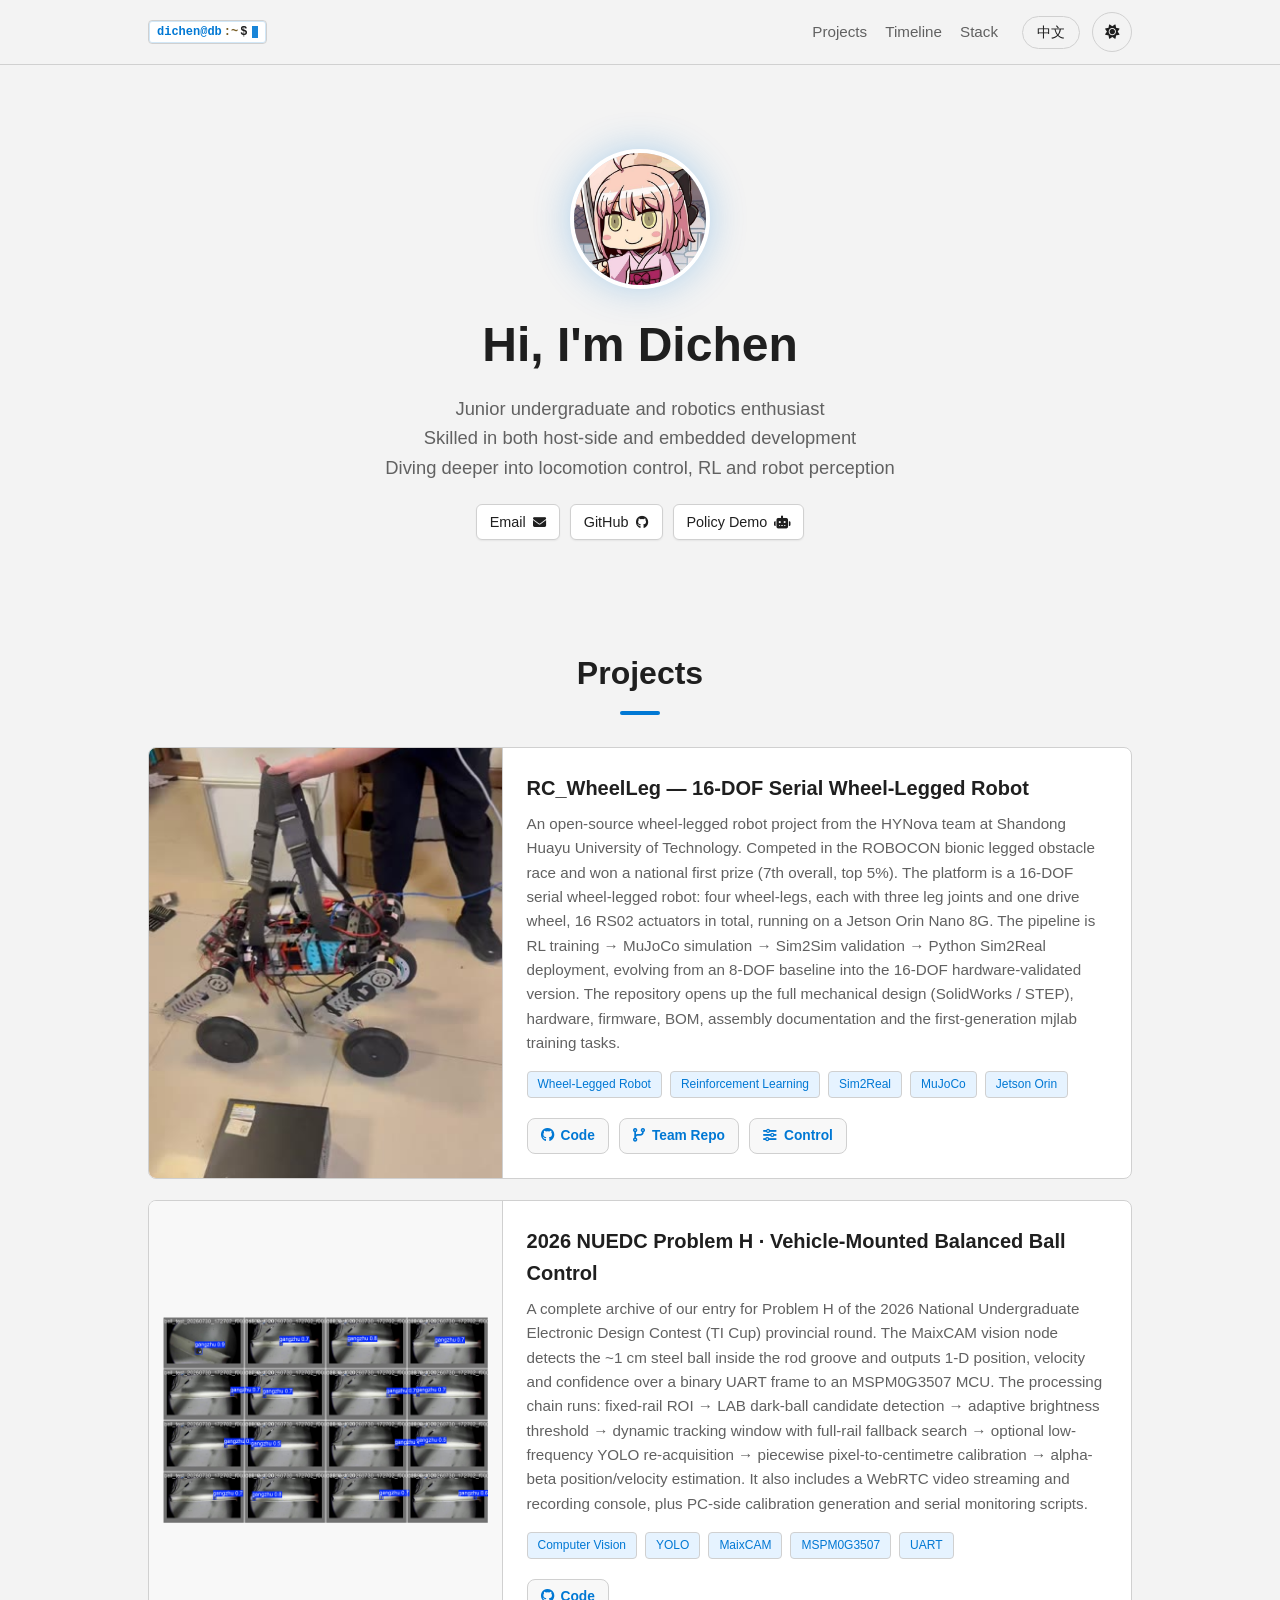
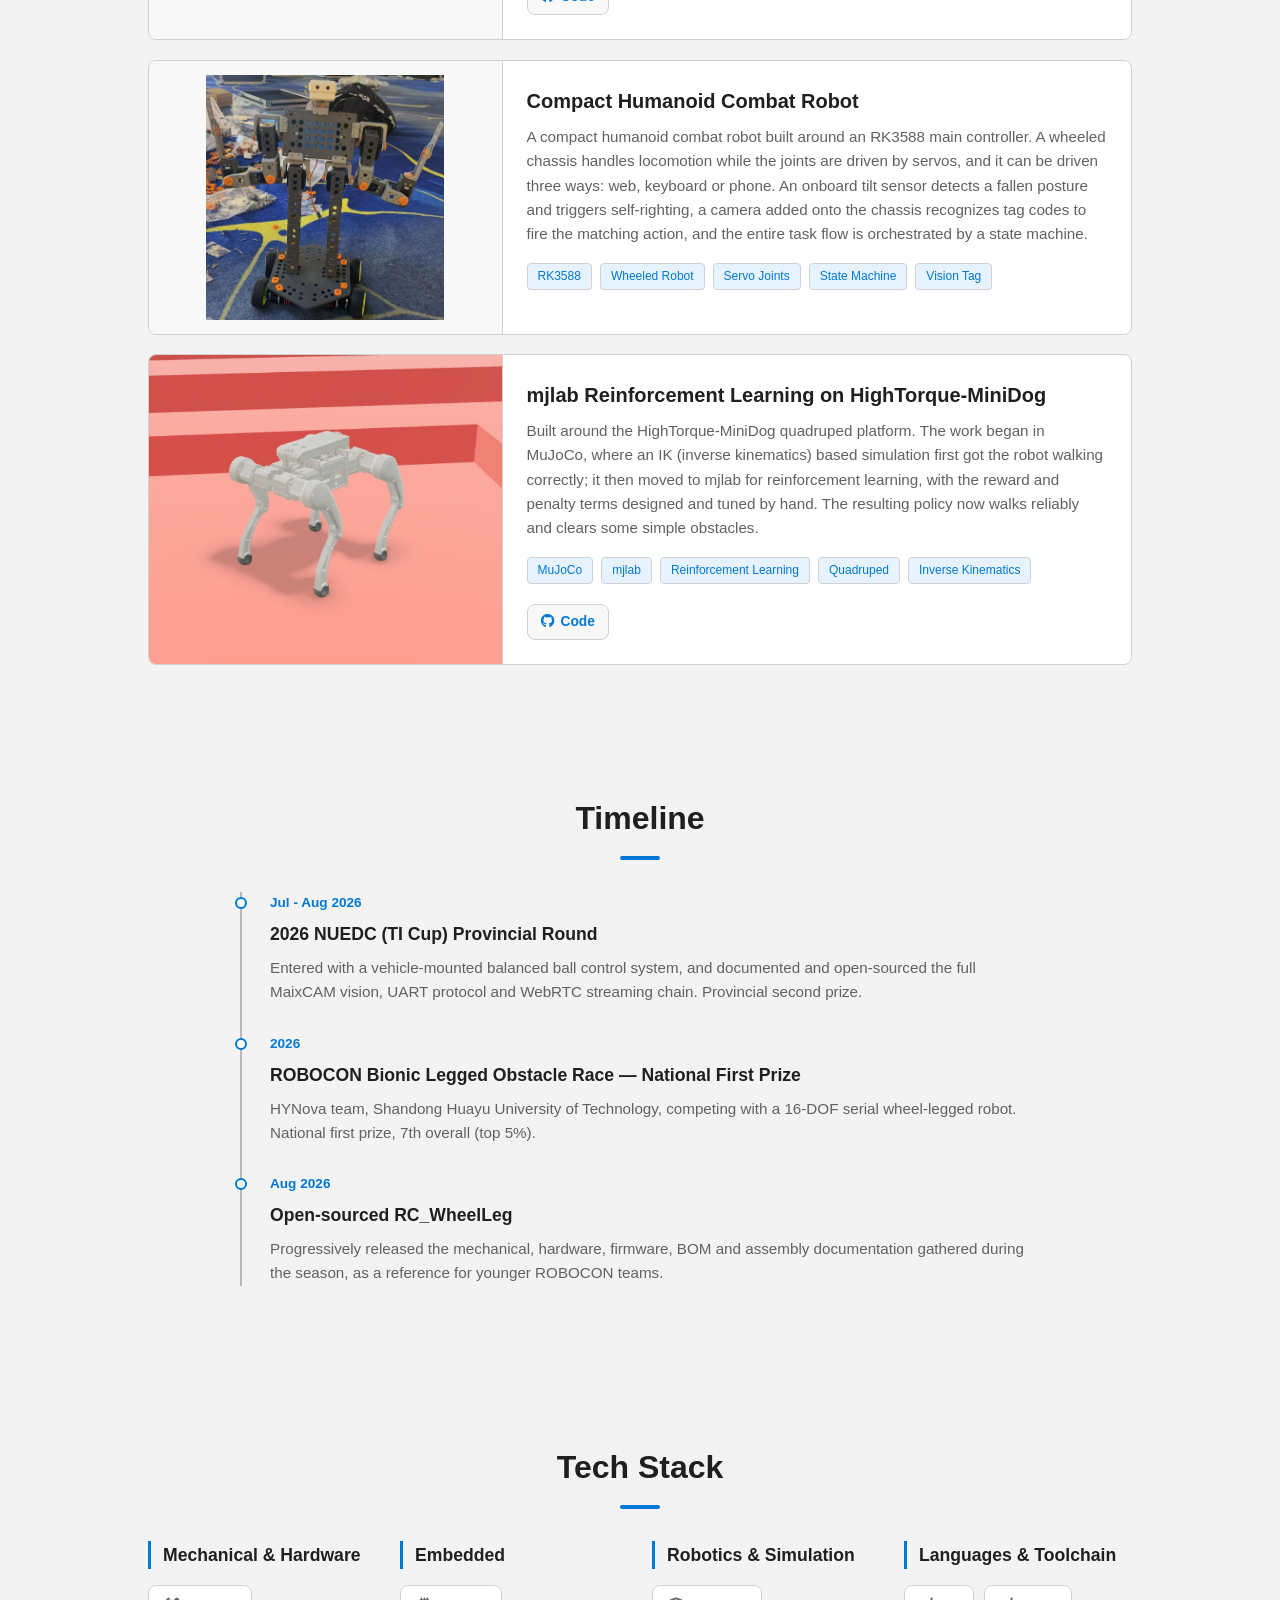
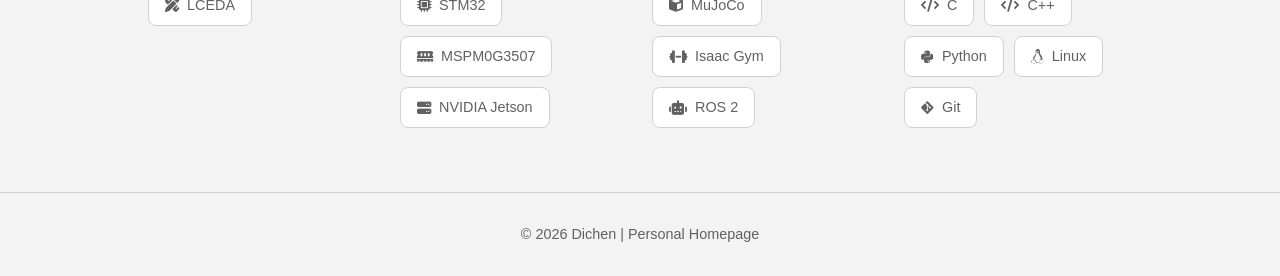
<file: index.html>
<!DOCTYPE html>
<html lang="en" data-theme="light">
<head>
  <meta charset="UTF-8">
  <meta name="viewport" content="width=device-width, initial-scale=1.0">
  <meta name="description" content="Dichen 的机器人电控与运动控制项目、竞赛经历与开源主页。">
  <link rel="icon" href="assets/images/Avatar.jpg" type="image/jpeg">
  <title>Dichen's database</title>
  
  <script>
    const savedTheme = localStorage.getItem('theme') || 'light';
    document.documentElement.setAttribute('data-theme', savedTheme);
  </script>

  <link rel="stylesheet" href="assets/css/style.css">
  <link rel="stylesheet" href="https://cdn.bootcdn.net/ajax/libs/font-awesome/6.4.0/css/all.min.css">
</head>
<body>
  <nav>
    <div class="container nav-container">
      <a href="#" class="logo" aria-label="Dichen's database">
        <span class="logo-terminal" aria-hidden="true"><span class="terminal-user">dichen@db</span><span class="terminal-path">:~</span><span class="terminal-symbol">$</span><span class="terminal-cursor"></span></span>
      </a>
      
      <div class="nav-actions">
        <div class="nav-links">
          <a href="#projects" data-i18n="nav.projects">Projects</a>
          <a href="#timeline" data-i18n="nav.timeline">Timeline</a>
          <a href="#skills" data-i18n="nav.skills">Stack</a>
        </div>
        
        <div class="nav-controls">
          <button class="control-btn lang-toggle" aria-label="Toggle Language">English</button>
          <button class="control-btn theme-toggle" aria-label="Toggle Theme">
            <i class="fas fa-sun sun-icon"></i>
            <i class="fas fa-moon moon-icon"></i>
          </button>
        </div>
      </div>
    </div>
  </nav>

  <section id="intro" class="intro">
    <div class="bg-decoration"></div>
    <div class="container flex-center column">
      <div class="avatar-container">
        <img src="assets/images/Avatar.jpg" alt="Avatar" class="avatar" data-i18n="intro.avatarAlt">
        <div class="avatar-glow"></div>
      </div>
      <h1 class="gradient-text" data-i18n="intro.title">Hi, I'm Dichen</h1>
      <p class="subtitle" data-i18n="intro.desc">...</p>
      <div class="intro-contact-links" aria-label="Social Links"></div>
    </div>
  </section>

  <section id="projects" class="section-padding">
    <div class="container">
      <h2 data-i18n="projects.title">My Projects</h2>
      <div class="projects-grid"></div>
    </div>
  </section>

  <section id="timeline" class="section-padding">
    <div class="container">
      <h2 data-i18n="timeline.title">Timeline</h2>
      <div class="timeline-container"></div>
    </div>
  </section>

  <section id="skills" class="section-padding">
    <div class="container">
      <h2 data-i18n="skills.title">Tech Stack</h2>
      <div class="skills-wrapper"></div>
    </div>
  </section>

  <footer data-i18n="footer.copyright">© 2026 Dichen | 个人主页</footer>

  <script src="assets/js/i18n.js"></script>
  <script src="assets/js/main.js"></script>
</body>
</html>
</file>
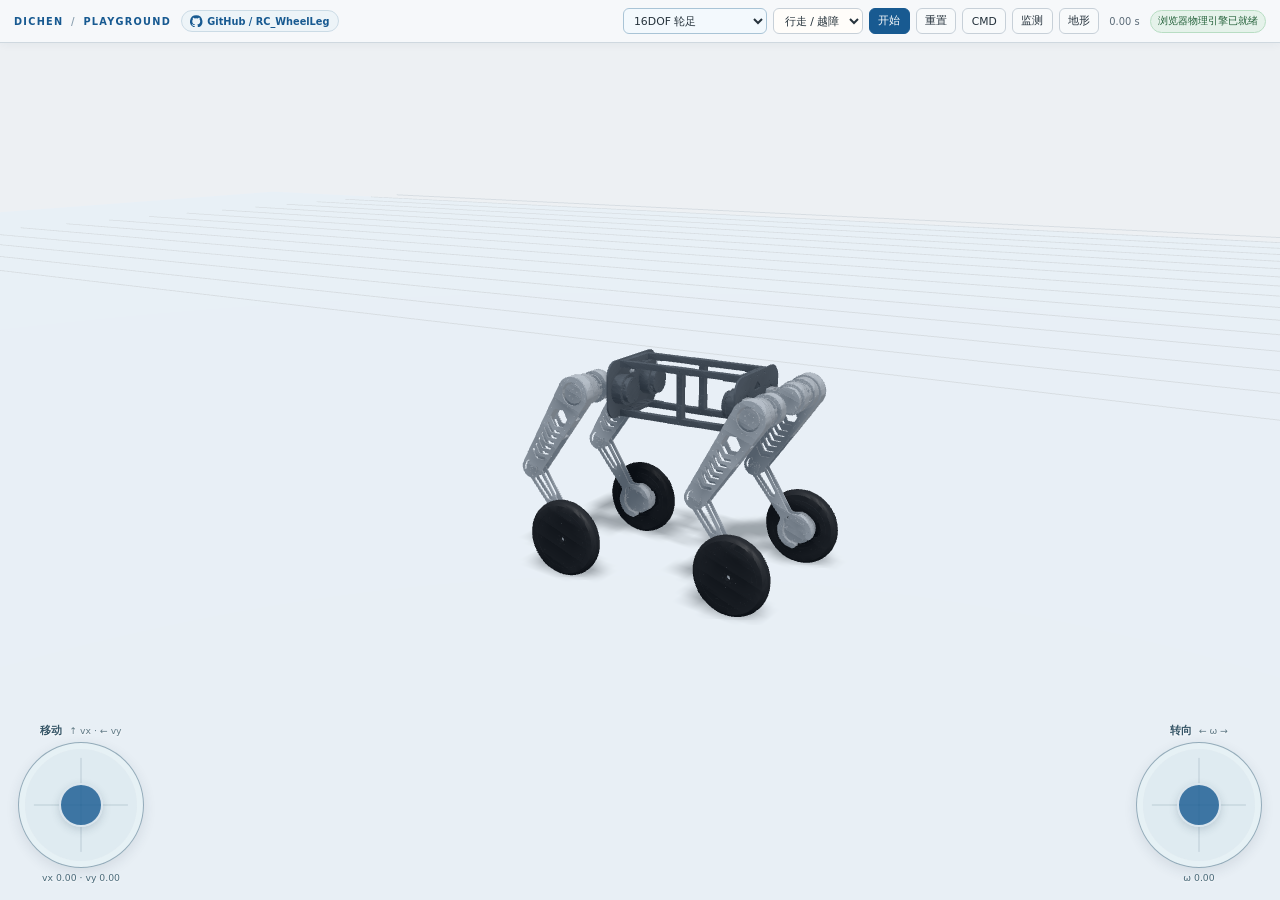
<file: playground/index.html>
<!doctype html>
<html lang="zh-CN">
  <head>
    <meta charset="UTF-8" />
    <meta name="viewport" content="width=device-width, initial-scale=1.0" />
    <meta name="theme-color" content="#edf0f3" />
    <title>机器人强化学习策略试玩区</title>
    <script type="module" crossorigin src="./assets/index-FQNt23It.js"></script>
    <link rel="stylesheet" crossorigin href="./assets/index-MgtYnWyg.css">
  </head>
  <body>
    <main id="scene" aria-label="16DOF 轮足机器人 MuJoCo 策略试玩画面">
      <div id="bootScreen" class="boot-screen" role="status">
        <div class="boot-mark">DICHEN / PLAYGROUND</div>
        <div class="boot-spinner" aria-hidden="true"></div>
        <strong>正在准备策略试玩区</strong>
        <span id="bootStage">初始化场景…</span>
        <div class="boot-progress" aria-label="加载进度"><i id="bootProgress"></i></div>
        <output id="bootPercent">0%</output>
      </div>

      <header class="top-bar">
        <a class="brand" href="../" aria-label="返回 Dichen 个人主页">DICHEN <span>/</span> PLAYGROUND</a>
        <div class="policy-context">
          <strong id="policyName">轮足机器人策略试玩</strong>
          <span id="policyMeta">浏览器内 MuJoCo WASM</span>
        </div>
        <a id="repoLink" class="project-link" href="https://github.com/Dichen33/RC_WheelLeg" target="_blank" rel="noopener noreferrer" aria-label="在 GitHub 查看机器人仓库">
          <svg class="github-mark" viewBox="0 0 24 24" aria-hidden="true"><path d="M12 .5a12 12 0 0 0-3.79 23.39c.6.11.82-.26.82-.58v-2.04c-3.34.73-4.04-1.61-4.04-1.61-.55-1.39-1.34-1.76-1.34-1.76-1.09-.75.08-.74.08-.74 1.2.08 1.84 1.23 1.84 1.23 1.07 1.83 2.8 1.3 3.48.99.11-.77.42-1.3.76-1.6-2.67-.3-5.47-1.34-5.47-5.95 0-1.31.47-2.38 1.23-3.22-.12-.3-.53-1.52.12-3.17 0 0 1-.32 3.3 1.23a11.5 11.5 0 0 1 6 0c2.3-1.55 3.3-1.23 3.3-1.23.65 1.65.24 2.87.12 3.17.77.84 1.23 1.91 1.23 3.22 0 4.62-2.81 5.64-5.48 5.94.43.37.81 1.1.81 2.22v3.29c0 .32.22.69.83.57A12 12 0 0 0 12 .5Z" /></svg>
          <span id="repoLinkLabel">GitHub / RC_WheelLeg</span>
        </a>
        <div class="top-actions">
          <select id="robot" aria-label="选择机器人"></select>
          <select id="policy" aria-label="选择策略"></select>
          <button id="start" class="primary" disabled>开始</button>
          <button id="reset" disabled>重置</button>
          <button id="cmdToggle" disabled>CMD</button>
          <button id="monitorToggle" disabled>监测</button>
          <button id="terrainToggle" disabled>地形</button>
        </div>
        <output id="command" class="command-output">vx 0.00 · vy 0.00 · ω 0.00</output>
        <output id="clock" class="clock">0.00 s</output>
        <span id="engineState" class="pill">正在加载…</span>
      </header>


      <div class="virtual-joystick joystick-left" id="leftJoystick" aria-label="左虚拟摇杆，控制前后左右">
        <div class="joystick-label"><strong>移动</strong><span>↑ vx · ← vy</span></div>
        <div class="joystick-base"><i class="joystick-cross horizontal"></i><i class="joystick-cross vertical"></i><div class="joystick-knob"></div></div>
        <output id="leftJoystickValue">vx 0.00 · vy 0.00</output>
      </div>
      <div class="virtual-joystick joystick-right" id="rightJoystick" aria-label="右虚拟摇杆，控制左右转向">
        <div class="joystick-label"><strong>转向</strong><span>← ω →</span></div>
        <div class="joystick-base"><i class="joystick-cross horizontal"></i><i class="joystick-cross vertical"></i><div class="joystick-knob"></div></div>
        <output id="rightJoystickValue">ω 0.00</output>
      </div>

      <aside id="cmdPanel" class="cmd-panel" aria-label="CMD 控制器" hidden>
        <div class="panel-heading">
          <div><p class="panel-kicker">PLAYGROUND / CMD</p><strong>运动指令</strong></div>
          <button id="cmdClose" class="icon-button" aria-label="关闭 CMD 控制器">×</button>
        </div>
        <p class="panel-copy">Q/E 转向、W/S 前后、A/D 横移；此处设置按键和摇杆对应的速度赋值。</p>
        <div class="controller-status"><span>输入模式</span><output id="controlSource">待命</output></div>
        <div class="command-settings">
          <label><span>vx 赋值</span><input id="commandSpeedVx" type="range" min="0" max="1" step="0.05" value="1" /><output id="commandSpeedVxValue">1.00 m/s</output></label>
          <label><span>vy 赋值</span><input id="commandSpeedVy" type="range" min="0" max="1" step="0.05" value="1" /><output id="commandSpeedVyValue">1.00 m/s</output></label>
          <label><span>ω 赋值</span><input id="commandSpeedYaw" type="range" min="0" max="1" step="0.05" value="1" /><output id="commandSpeedYawValue">1.00 rad/s</output></label>
        </div>
        <div class="command-live" aria-label="当前运动指令">
          <strong>当前指令</strong>
          <div><span>vx</span><output id="commandVxValue">0.00 m/s</output></div>
          <div><span>vy</span><output id="commandVyValue">0.00 m/s</output></div>
          <div><span>ω</span><output id="commandYawValue">0.00 rad/s</output></div>
        </div>
        <button id="commandStop" class="stop-command">归中 / 急停指令</button>
      </aside>

      <aside id="monitorPanel" class="monitor-panel" aria-label="策略监测" hidden>
        <div class="panel-heading">
          <div><p class="panel-kicker">PLAYGROUND / TELEMETRY</p><strong>策略监测</strong></div>
          <button id="monitorClose" class="icon-button" aria-label="关闭策略监测">×</button>
        </div>
        <div class="telemetry-summary"><span>机身 <output id="bodyPosition">x 0.00 · y 0.00 · z 0.00</output></span><span>接触 <output id="contactCount">0</output> · 地形 <output id="terrainContactCount">0</output></span></div>
        <canvas id="actionChart" width="320" height="132" aria-label="策略动作输出曲线"></canvas>
        <div id="actionValues" class="action-values" aria-label="当前动作输出"></div>
      </aside>

      <aside id="terrainPanel" class="terrain-panel" aria-label="地形编辑器" hidden>
        <div class="panel-heading">
          <div><p class="panel-kicker">PLAYGROUND / TERRAIN</p><strong>地形编辑器</strong></div>
          <button id="terrainClose" class="icon-button" aria-label="关闭地形编辑器">×</button>
        </div>
        <p class="panel-copy">浏览器内编辑；应用时同步更新物理碰撞。可导入 ArenaX 场景 JSON 或基础 box XML。</p>
        <div class="terrain-form">
          <label>地表<select id="terrainKind"><option value="flat">平地</option><option value="slope">坡道</option><option value="stairs">阶梯</option><option value="obstacle_mix">随机障碍</option></select></label>
          <label>随机种子<input id="terrainSeed" type="number" min="0" max="99999" value="7" /></label>
        </div>
        <div class="terrain-tools" aria-label="障碍工具">
          <button data-terrain-tool="platform" class="active">高台</button><button data-terrain-tool="stairs">台阶</button><button data-terrain-tool="ramp">斜坡</button><button data-terrain-tool="stones">梅花桩</button><button data-terrain-tool="wall">矮墙</button>
        </div>
        <canvas id="terrainMap" width="520" height="260" aria-label="地形俯视编辑画布"></canvas>
        <p id="terrainHint" class="terrain-hint">选择工具后，在场地中点击放置。点击已有标记可选中。</p>
        <div id="terrainElements" class="terrain-elements"></div>
        <div id="terrainElementEditor" class="terrain-element-editor" hidden>
          <strong>选中障碍参数</strong>
          <label>位置 X<input id="elementX" type="number" step="0.1" /></label>
          <label>位置 Y<input id="elementY" type="number" step="0.1" /></label>
          <label>高度<input id="elementHeight" type="number" min="0.04" max="2" step="0.02" /></label>
          <label>长度倍率<input id="elementScaleX" type="number" min="0.2" max="4" step="0.1" /></label>
          <label>宽度倍率<input id="elementScaleY" type="number" min="0.2" max="4" step="0.1" /></label>
          <label>朝向 °<input id="elementYaw" type="number" min="-180" max="180" step="5" /></label>
        </div>
        <div class="terrain-actions">
          <button id="terrainClear">清空</button><button id="terrainExport">导出 JSON</button>
          <label class="file-button">导入<input id="terrainImport" type="file" accept=".json,.xml,application/json,text/xml" /></label>
          <button id="terrainApply" class="primary">应用到场景</button>
        </div>
      </aside>
    </main>
  </body>
</html>
</file>
<file: assets/css/style.css>
/* =========================================
   1. Design Token & Themes
   ========================================= */
:root {
  /* 基础参数 */
  --font-main: -apple-system, BlinkMacSystemFont, "Segoe UI", Roboto, "Helvetica Neue", Arial, sans-serif;
  --radius-md: 8px;
  --radius-full: 999px;
  --container-width: 1024px;
  --transition-base: 0.3s cubic-bezier(0.4, 0, 0.2, 1);
  --ease-standard: cubic-bezier(0.22, 1, 0.36, 1);
  --ease-emphasis: cubic-bezier(0.16, 1, 0.3, 1);
  --duration-fast: 180ms;
  --duration-base: 480ms;
  
  /* [Light Mode] VS Code 2026-inspired light theme */
  --bg-body: #f3f3f3;
  --bg-editor: #ffffff;
  --bg-card: #ffffff;
  --bg-panel: #f8f8f8;
  --bg-sidebar: #f3f3f3;
  --bg-toolbar: #f3f3f3;
  --bg-glass: rgba(243, 243, 243, 0.94);
  --bg-hover: #e8e8e8;
  --bg-active: #e6f3ff;
  --bg-terminal: #ffffff;
  
  --text-main: #1f1f1f;
  --text-muted: #616161;
  --text-subtle: #8a8a8a;
  --text-invert: #ffffff;
  
  --primary: #0078d4;
  --primary-hover: #005a9e;
  --primary-glow: rgba(0, 120, 212, 0.18);
  --selection: #add6ff;
  --terminal-user: #0078d4;
  --terminal-path: #795e26;
  
  --border-light: #d0d0d0;
  --border-strong: #b8b8b8;
  --shadow-sm: 0 1px 2px rgba(0, 0, 0, 0.06);
  --shadow-card: 0 8px 18px rgba(0, 0, 0, 0.09);
  --shadow-hover: 0 14px 30px rgba(0, 0, 0, 0.12);
  
  --gradient-title: linear-gradient(135deg, #1f1f1f 0%, #0078d4 100%);
  --decoration-blob: #dcdcdc;
}

/* [Dark Mode] VS Code 2026-inspired dark theme */
[data-theme="dark"] {
  --bg-body: #1e1e1e;
  --bg-editor: #1e1e1e;
  --bg-card: #252526;
  --bg-panel: #181818;
  --bg-sidebar: #181818;
  --bg-toolbar: #2d2d30;
  --bg-glass: rgba(37, 37, 38, 0.9);
  --bg-hover: #2d2d30;
  --bg-active: #04395e;
  --bg-terminal: #1e1e1e;
  
  --text-main: #cccccc;
  --text-muted: #9d9d9d;
  --text-subtle: #6f6f6f;
  
  --primary: #3794ff;
  --primary-hover: #4fc1ff;
  --primary-glow: rgba(55, 148, 255, 0.24);
  --selection: #264f78;
  --terminal-user: #4ec9b0;
  --terminal-path: #dcdcaa;
  
  --border-light: #3c3c3c;
  --border-strong: #5a5a5a;
  --shadow-sm: 0 1px 2px rgba(0, 0, 0, 0.35);
  --shadow-card: 0 10px 24px rgba(0, 0, 0, 0.28);
  --shadow-hover: 0 16px 32px rgba(0, 0, 0, 0.36);
  
  --gradient-title: linear-gradient(135deg, #cccccc 0%, #3794ff 100%);
  --decoration-blob: #333333;
}

/* =========================================
   2. Global Reset & Layout
   ========================================= */
* { margin: 0; padding: 0; box-sizing: border-box; }

html {
  width: 100%;
  max-width: 100%;
  -webkit-text-size-adjust: 100%;
}

body {
  font-family: var(--font-main);
  background-color: var(--bg-body);
  color: var(--text-main);
  line-height: 1.6;
  /* 关键：平滑过渡背景色和文字颜色 */
  transition: background-color 0.4s ease, color 0.4s ease;
  max-width: 100%;
  overflow-x: hidden;
}

@supports (overflow: clip) {
  html,
  body {
    overflow-x: clip;
  }
}

/* 新增：全局图片约束，防止图片撑破布局 */
img {
  max-width: 100%;
  height: auto;
  display: block;
}

a { text-decoration: none; color: inherit; transition: var(--transition-base); }
ul { list-style: none; }

::selection {
  background: var(--selection);
  color: var(--text-main);
}

:focus-visible {
  outline: 1px solid var(--primary);
  outline-offset: 2px;
}

.container {
  width: 100%;
  max-width: var(--container-width);
  margin: 0 auto;
  padding: 0 20px;
}

.section-padding { padding: 64px 0; }
.flex-center { display: flex; align-items: center; justify-content: center; }
.column { flex-direction: column; }

section[id] { scroll-margin-top: 88px; }

/* 滚动条美化 */
::-webkit-scrollbar { width: 8px; }
::-webkit-scrollbar-track { background: var(--bg-sidebar); }
::-webkit-scrollbar-thumb { background: var(--border-strong); border-radius: 4px; }
::-webkit-scrollbar-thumb:hover { background: var(--text-subtle); }

/* =========================================
   3. Navigation (Glassmorphism)
   ========================================= */
nav {
  position: sticky;
  top: 0;
  z-index: 100;
  background: var(--bg-glass);
  backdrop-filter: blur(16px);
  -webkit-backdrop-filter: blur(16px);
  border-bottom: 1px solid var(--border-light);
  transition: background-color 0.4s ease, border-color 0.4s ease;
}

.nav-container {
  height: 64px;
  display: flex;
  justify-content: space-between;
  align-items: center;
}

.logo {
  display: flex;
  align-items: center;
  gap: 8px;
  font-weight: 700;
  font-size: 1.25rem;
  color: var(--text-main);
}

.logo-terminal {
  display: inline-flex;
  align-items: center;
  gap: 2px;
  height: 24px;
  padding: 0 8px;
  border: 1px solid var(--border-light);
  border-radius: 4px;
  background: var(--bg-terminal);
  color: var(--text-main);
  font-family: "SFMono-Regular", Consolas, "Liberation Mono", Menlo, monospace;
  font-size: 0.75rem;
  font-weight: 700;
  line-height: 1;
  box-shadow: inset 0 0 0 1px var(--primary-glow);
}

.terminal-user { color: var(--terminal-user); }
.terminal-path { color: var(--terminal-path); }
.terminal-symbol { color: var(--text-main); }

.terminal-cursor {
  width: 6px;
  height: 12px;
  margin-left: 3px;
  background: var(--primary);
  opacity: 0.9;
}

.nav-actions { display: flex; align-items: center; gap: 24px; }

.nav-links { display: flex; gap: 18px; }
.nav-links a {
  font-size: 0.95rem;
  font-weight: 500;
  color: var(--text-muted);
  position: relative;
}
.nav-links a::after {
  content: '';
  position: absolute;
  left: 0;
  bottom: -6px;
  width: 100%;
  height: 2px;
  background: var(--primary);
  transform: scaleX(0);
  transform-origin: left;
  transition: transform var(--duration-fast) var(--ease-standard);
}
.nav-links a:hover, .nav-links a.active { color: var(--primary); }
.nav-links a:hover::after, .nav-links a.active::after { transform: scaleX(1); }

.nav-controls { display: flex; align-items: center; gap: 12px; }

/* 按钮通用样式 */
.control-btn {
  background: var(--bg-toolbar);
  border: 1px solid var(--border-light);
  color: var(--text-main);
  padding: 6px 14px;
  border-radius: 20px;
  cursor: pointer;
  font-size: 0.9rem;
  transition: color var(--duration-fast) var(--ease-standard), border-color var(--duration-fast) var(--ease-standard), background-color var(--duration-fast) var(--ease-standard), transform var(--duration-fast) var(--ease-standard);
  display: flex;
  align-items: center;
  justify-content: center;
}

.control-btn:hover {
  background: var(--bg-hover);
  border-color: var(--border-strong);
  color: var(--primary);
}

/* 主题切换按钮特殊处理 */
.theme-toggle {
  width: 36px;
  height: 36px;
  padding: 0;
  border-radius: 50%;
  position: relative;
  overflow: hidden;
}

.theme-toggle i {
  position: absolute;
  transition: transform 420ms var(--ease-emphasis), opacity 320ms var(--ease-standard);
}

/* 图标切换动画逻辑 */
[data-theme="light"] .moon-icon { transform: translateY(20px) rotate(90deg); opacity: 0; }
[data-theme="light"] .sun-icon { transform: translateY(0) rotate(0); opacity: 1; }
[data-theme="dark"] .sun-icon { transform: translateY(-20px) rotate(-90deg); opacity: 0; }
[data-theme="dark"] .moon-icon { transform: translateY(0) rotate(0); opacity: 1; }

/* =========================================
   4. Hero Section / Intro
   ========================================= */
.intro {
  padding: 84px 0 44px;
  position: relative;
  text-align: center;
}

/* 背景装饰球 */
.bg-decoration {
  display: none;
}

.avatar-container {
  position: relative;
  margin-bottom: 18px;
  opacity: 0;
  animation: intro-fade-up 620ms var(--ease-emphasis) 120ms forwards;
}

.avatar {
  width: 140px;
  height: 140px;
  border-radius: 50%;
  object-fit: cover;
  border: 4px solid var(--bg-editor);
  position: relative;
  z-index: 2;
  flex-shrink: 0; /* 防止头像被挤压 */
}

.avatar-glow {
  position: absolute;
  inset: 0;
  border-radius: 50%;
  background: var(--primary);
  filter: blur(25px);
  opacity: 0.4;
  z-index: 1;
  transform: scale(0.9);
  transition: opacity 0.3s;
}
.avatar-container:hover .avatar-glow { opacity: 0.7; }

.gradient-text {
  font-size: 3rem;
  font-weight: 800;
  margin-bottom: 10px;
  color: var(--text-main);
  letter-spacing: 0;
  opacity: 0;
  animation: intro-fade-up 620ms var(--ease-emphasis) 210ms forwards;
}

.subtitle {
  font-size: 1.15rem;
  color: var(--text-muted);
  max-width: 700px;
  margin: 0 auto;
  opacity: 0;
  animation: intro-fade-up 620ms var(--ease-emphasis) 300ms forwards;
}

.intro-contact-links {
  display: flex;
  align-items: center;
  justify-content: center;
  gap: 10px;
  margin-top: 22px;
  flex-wrap: wrap;
  opacity: 0;
  animation: intro-fade-up 620ms var(--ease-emphasis) 390ms forwards;
}

.intro-contact-link {
  min-height: 36px;
  padding: 0 13px;
  border-radius: 6px;
  border: 1px solid var(--border-light);
  background: var(--bg-editor);
  color: var(--text-main);
  display: inline-flex;
  align-items: center;
  justify-content: center;
  gap: 7px;
  font-size: 0.9rem;
  font-weight: 500;
  line-height: 1;
  box-shadow: var(--shadow-sm);
  transition: transform var(--duration-fast) var(--ease-standard), color var(--duration-fast) var(--ease-standard), border-color var(--duration-fast) var(--ease-standard), background-color var(--duration-fast) var(--ease-standard);
}

.intro-contact-link span {
  white-space: nowrap;
}

.intro-contact-link i {
  font-size: 0.82rem;
}

.intro-contact-link:hover {
  background: var(--bg-active);
  color: var(--primary);
  border-color: var(--primary);
  transform: translateY(-1px);
}

/* =========================================
   5. Projects Grid & Detail Images
   ========================================= */
h2 {
  font-size: 2rem;
  text-align: center;
  margin-bottom: 32px;
  color: var(--text-main);
  position: relative;
  display: inline-block;
  width: 100%;
}
/* 标题下划线 */
h2::after {
  content: '';
  display: block;
  width: 40px;
  height: 4px;
  background: var(--primary);
  margin: 12px auto 0;
  border-radius: 2px;
}

.projects-grid,
.documents-grid {
  display: flex;
  flex-direction: column;
  gap: 20px;
}

.card {
  background: var(--bg-editor);
  border-radius: var(--radius-md);
  border: 1px solid var(--border-light);
  overflow: hidden;
  transition: transform var(--duration-base) var(--ease-standard), box-shadow var(--duration-base) var(--ease-standard), border-color var(--duration-fast) var(--ease-standard);
  display: flex;
  flex-direction: column;
  /* 解决 Safari 下圆角溢出问题 */
  transform: translateZ(0); 
}

.project-card {
  display: grid;
  grid-template-columns: minmax(240px, 36%) minmax(0, 1fr);
  width: 100%;
  max-width: 100%;
  min-height: 260px;
}

.project-card--text-only {
  grid-template-columns: 1fr;
  min-height: 0;
}

.project-card--text-only .project-info {
  padding: 22px 24px;
}

.project-card--text-only .project-info p {
  margin-bottom: 12px;
}

.project-meta-row {
  display: flex;
  flex-wrap: wrap;
  align-items: center;
  gap: 10px 12px;
  margin-top: auto;
}

.project-meta-row .project-tags {
  flex: 1 1 320px;
  min-width: 0;
  margin: 0;
}

.project-meta-row .project-actions {
  flex: 0 0 auto;
  margin-top: 0;
  margin-left: auto;
}

.project-card--text-only .project-action {
  min-height: 32px;
  padding: 7px 11px;
  font-size: 0.84rem;
}

.card:hover {
  transform: translateY(-4px);
  box-shadow: var(--shadow-card);
  border-color: var(--primary);
}

/* 首页项目卡片缩略图 - 优化适配 */
.project-thumbnail {
  position: absolute;
  inset: 0;
  width: 100%;
  height: 100%;
  object-fit: contain;
  object-position: center;
  padding: 14px;
  transition: transform var(--duration-base) var(--ease-standard);
  background-color: transparent;
}

.project-thumbnail--cover {
  padding: 0;
  object-fit: cover;
  object-position: center 35%;
}

.card:hover .project-thumbnail { transform: scale(1.02); }

.project-thumbnail-wrapper {
  position: relative;
  min-height: 260px;
  overflow: hidden;
  background: var(--bg-panel);
  border-right: 1px solid var(--border-light);
  display: flex;
  align-items: center;
  justify-content: center;
}

.project-info {
  padding: 24px;
  display: flex;
  flex: 1;
  flex-direction: column;
  width: 100%;
  max-width: 100%;
  min-width: 0;
}

.project-info h3 {
  font-size: 1.25rem;
  margin-bottom: 8px;
  color: var(--text-main);
  overflow-wrap: anywhere;
}

.project-info p {
  font-size: 0.95rem;
  color: var(--text-muted);
  margin-bottom: 16px;
  overflow-wrap: anywhere;
}

.project-actions {
  display: flex;
  flex-wrap: wrap;
  gap: 10px;
  margin-top: auto;
}

.project-action {
  min-height: 36px;
  padding: 8px 13px;
  border: 1px solid var(--border-light);
  border-radius: var(--radius-md);
  font-weight: 600;
  font-size: 0.86rem;
  color: var(--primary);
  display: inline-flex;
  align-items: center;
  gap: 7px;
  background: var(--bg-panel);
  line-height: 1;
  transition: transform var(--duration-fast) var(--ease-standard), border-color var(--duration-fast) var(--ease-standard), background-color var(--duration-fast) var(--ease-standard);
}

.project-action:hover {
  background: var(--bg-active);
  border-color: var(--primary);
  transform: translateY(-1px);
}

@keyframes intro-fade-up {
  from {
    opacity: 0;
    transform: translateY(14px);
  }
  to {
    opacity: 1;
    transform: translateY(0);
  }
}

/* =========================================
   7. Footer
   ========================================= */

footer {
  text-align: center;
  padding: 30px;
  font-size: 0.9rem;
  color: var(--text-muted);
  border-top: 1px solid var(--border-light);
  background: var(--bg-sidebar);
}

/* =========================================
   8. Mobile Responsive
   ========================================= */
@media (max-width: 768px) {
  .nav-container {
    height: auto;
    min-height: 64px;
    display: grid;
    grid-template-columns: auto minmax(0, 1fr);
    column-gap: 12px;
    row-gap: 8px;
    padding-top: 10px;
    padding-bottom: 10px;
  }

  .nav-actions { display: contents; }

  .logo {
    grid-column: 1;
    grid-row: 1;
    min-width: 0;
  }

  .nav-controls {
    grid-column: 2;
    grid-row: 1;
    justify-self: end;
    min-width: 0;
  }

  .nav-links {
    grid-column: 1 / -1;
    grid-row: 2;
    width: 100%;
    display: flex;
    justify-content: center;
    gap: 14px;
    overflow-x: auto;
    padding: 2px 0 4px;
    scrollbar-width: none;
  }

  .nav-links::-webkit-scrollbar { display: none; }

  .nav-links a { flex: 0 0 auto; }

  .container { padding: 0 16px; }
  
  .section-padding { padding: 48px 0; }
  section[id] { scroll-margin-top: 132px; }
  .intro { padding-top: 56px; }
  .gradient-text {
    width: 100%;
    max-width: 100%;
    font-size: 2rem;
    line-height: 1.2;
    overflow-wrap: anywhere;
  }
  .subtitle {
    max-width: 100%;
    overflow-wrap: anywhere;
  }
  .nav-actions { gap: 12px; }
  .nav-controls { gap: 8px; }
  .control-btn { padding: 6px 10px; }
  .logo { font-size: 1.1rem; }
  .logo-terminal {
    height: 22px;
    padding: 0 7px;
    font-size: 0.68rem;
  }
  .project-card {
    grid-template-columns: 1fr;
    min-height: 0;
  }

  .project-card--text-only .project-info {
    padding: 20px;
    width: 100%;
    max-width: 100%;
  }

  .project-meta-row .project-tags {
    flex-basis: 100%;
  }

  .project-meta-row .project-actions {
    width: 100%;
    margin-left: 0;
    justify-content: flex-start;
  }

  .project-card--text-only .project-meta-row {
    display: block;
  }

  .project-card--text-only .project-tags {
    display: flex;
    margin-bottom: 10px;
    width: 100%;
    max-width: 100%;
  }

  .project-card--text-only .project-actions {
    width: 100%;
    max-width: 100%;
  }

  .project-thumbnail-wrapper {
    height: 190px;
    min-height: 190px;
    border-right: 0;
    border-bottom: 1px solid var(--border-light);
  }

  /* 手机端图片适配 */
  .avatar {
    width: 120px;
    height: 120px;
  }
  .project-thumbnail {
    height: 100%;
  }
  
  .intro-contact-links {
    gap: 10px;
    margin-top: 18px;
  }

  .timeline-container {
    padding-left: 24px;
  }

  .timeline-dot {
    left: -28px;
  }
}

@media (max-width: 360px) {
  .gradient-text { font-size: 1.75rem; }
}


/* =========================================
   10. Timeline Section (New)
   ========================================= */
.timeline-container {
  position: relative;
  max-width: 800px;
  margin: 0 auto;
  padding-left: 30px;
}

/* Vertical Line */
.timeline-container::before {
  content: '';
  position: absolute;
  left: 0;
  top: 0;
  bottom: 0;
  width: 2px;
  background: var(--border-strong);
}

.timeline-item {
  position: relative;
  margin-bottom: 28px;
}

.timeline-dot {
  position: absolute;
  left: -35px; /* Adjust based on padding */
  top: 5px;
  width: 12px;
  height: 12px;
  background: var(--bg-editor);
  border: 2px solid var(--primary);
  border-radius: 50%;
  z-index: 1;
}

.timeline-date {
  font-size: 0.85rem;
  font-weight: 700;
  color: var(--primary);
  margin-bottom: 6px;
  display: block;
}

.timeline-content h3 {
  font-size: 1.1rem;
  margin-bottom: 8px;
  color: var(--text-main);
}

.timeline-content p {
  font-size: 0.95rem;
  color: var(--text-muted);
}

/* =========================================
   11. Tech Stack Section (New)
   ========================================= */
.skills-wrapper {
  display: grid;
  grid-template-columns: repeat(auto-fit, minmax(min(100%, 200px), 1fr));
  gap: 24px;
}

.skill-category h3 {
  font-size: 1.1rem;
  margin-bottom: 16px;
  color: var(--text-main);
  border-left: 3px solid var(--primary);
  padding-left: 12px;
}

.skill-list {
  display: flex;
  flex-wrap: wrap;
  gap: 10px;
}

.skill-badge {
  padding: 8px 16px;
  background: var(--bg-editor);
  border: 1px solid var(--border-light);
  border-radius: 8px;
  font-size: 0.9rem;
  color: var(--text-muted);
  display: flex;
  align-items: center;
  gap: 8px;
  transition: transform var(--duration-fast) var(--ease-standard), color var(--duration-fast) var(--ease-standard), border-color var(--duration-fast) var(--ease-standard);
}

.skill-badge:hover {
  background: var(--bg-active);
  border-color: var(--primary);
  color: var(--primary);
  transform: translateY(-1px);
}

.reveal {
  opacity: 0;
  transform: translateY(16px);
  filter: blur(2px);
  transition: opacity var(--duration-base) var(--ease-standard), transform var(--duration-base) var(--ease-standard), filter var(--duration-base) var(--ease-standard);
  transition-delay: var(--reveal-delay, 0ms);
  will-change: opacity, transform;
}

.reveal.is-visible {
  opacity: 1;
  transform: translateY(0);
  filter: blur(0);
}

@media (prefers-reduced-motion: reduce) {
  .avatar-container,
  .gradient-text,
  .subtitle,
  .intro-contact-links {
    animation: none;
    opacity: 1;
    transform: none;
  }

  .reveal {
    opacity: 1;
    transform: none;
    filter: none;
    transition: none;
  }
}

/* 修复主题切换按钮的点击响应 */
.theme-toggle {
  cursor: pointer;
  z-index: 10; /* 提高层级 */
  /* 确保按钮有足够空间容纳图标 */
  width: 40px; 
  height: 40px;
  display: flex;
  align-items: center;
  justify-content: center;
}

/* 防止图标拦截鼠标事件，确保点击穿透到 button */
.theme-toggle i {
  pointer-events: none; 
}

/* 确保导航栏层级够高 */
nav {
  z-index: 1000;
}

/* ... Previous CSS ... */

/* =========================================
   12. Project Tags (New)
   ========================================= */
.project-tags {
  display: flex;
  flex-wrap: wrap;
  gap: 8px;
  margin: 0 0 20px;
  max-width: 100%;
  min-width: 0;
}

.project-tag {
  font-size: 0.75rem;
  padding: 3px 10px;
  background: var(--bg-active);
  color: var(--primary);
  border-radius: 4px;
  font-weight: 500;
  border: 1px solid var(--border-light);
  overflow-wrap: anywhere;
}

/* Adjust paragraph margin in project info to accommodate tags */
.project-info p {
  margin-bottom: 16px; 
}
</file>
<file: playground/assets/index-MgtYnWyg.css>
:root{color:#20262d;background:#e9eef2;font-family:Inter,ui-sans-serif,system-ui,-apple-system,BlinkMacSystemFont,Segoe UI,sans-serif}*{box-sizing:border-box}body{margin:0;min-width:320px;overflow:hidden}button,select{font:inherit}button{background:#f8fafbd9;border:1px solid #c7d0d8;border-radius:6px;color:#24313b;cursor:pointer;padding:.42rem .66rem}button:hover:not(:disabled){background:#fff;border-color:#7f919f}button:disabled{cursor:wait;opacity:.54}button.primary{background:#185a91;border-color:#185a91;color:#fff}button.primary:hover:not(:disabled){background:#104b7b}#scene{background:#e9eef2;height:100dvh;min-height:420px;overflow:hidden;position:relative;width:100vw}.scene-canvas{top:0;right:0;bottom:0;left:0;position:absolute;z-index:0}.scene-canvas canvas{display:block;height:100%;width:100%}.top-bar{align-items:center;background:#f7f9fbe8;border-bottom:1px solid #cfd8df;box-shadow:0 1px 9px #1f36400e;display:flex;gap:10px;left:0;min-height:43px;padding:5px 14px;position:absolute;right:0;top:0;z-index:2;-webkit-backdrop-filter:blur(10px);backdrop-filter:blur(10px)}.brand{color:#185a91;font-size:.61rem;font-weight:780;letter-spacing:.13em;text-decoration:none;white-space:nowrap}.brand span{color:#8da1b0;padding:0 .18rem}.policy-context{border-left:1px solid #d3dce3;display:grid;gap:.06rem;min-width:0;padding-left:14px}.policy-context strong{font-size:.72rem;line-height:1.1;white-space:nowrap}.policy-context span{color:#70808c;font-size:.6rem;overflow:hidden;text-overflow:ellipsis;white-space:nowrap}.policy-context,.command-output{display:none}.project-link{align-items:center;background:#edf4f8;border:1px solid #cbdbe5;border-radius:999px;color:#185a91;display:inline-flex;flex:0 0 auto;font-size:.61rem;font-weight:700;gap:.28rem;padding:.26rem .52rem;text-decoration:none;white-space:nowrap}.project-link:hover{background:#e3eff6;border-color:#8eafc4;color:#104b7b}.github-mark{fill:currentColor;height:.78rem;width:.78rem}.top-actions{display:flex;gap:6px;margin-left:auto;min-width:0}.top-actions select{background:#fffdfa;border:1px solid #c7d0d8;border-radius:6px;color:#26333c;flex:0 1 auto;max-width:150px;min-width:86px;padding:.31rem .4rem;font-size:.68rem}#robot{border-color:#a9c4d6;background:#f3f9fd}.top-actions button{font-size:.67rem;padding:.33rem .52rem}.command-output,.clock{color:#5c6c78;font-size:.62rem;white-space:nowrap}.clock{font-variant-numeric:tabular-nums}.pill{background:#f8fafb;border:1px solid #cbd2d9;border-radius:999px;color:#53616d;font-size:.61rem;padding:.25rem .45rem;white-space:nowrap}.pill.ready{background:#e5f2ea;border-color:#b8ddc3;color:#24613a}.pill.error{background:#fbe9e9;border-color:#efc4c4;color:#8f3030}.cmd-panel,.monitor-panel{background:#f9fbfdec;border:1px solid #cbd6df;border-radius:8px;box-shadow:0 8px 28px #22354422;display:grid;gap:9px;padding:11px;position:absolute;top:55px;z-index:3;-webkit-backdrop-filter:blur(12px);backdrop-filter:blur(12px)}.cmd-panel{left:14px;width:min(350px,calc(100vw - 28px))}.monitor-panel{left:378px;width:min(330px,calc(100vw - 392px))}.cmd-panel[hidden],.monitor-panel[hidden]{display:none}.telemetry-summary{color:#60707c;display:flex;font-size:.63rem;justify-content:space-between}.telemetry-summary output{color:#1f3f57;font-variant-numeric:tabular-nums}#actionChart{background:#edf2f5;border:1px solid #d2dde4;border-radius:6px;height:auto;width:100%}.action-values{display:grid;font-variant-numeric:tabular-nums;gap:3px 5px;grid-template-columns:repeat(4,1fr)}.action-values span{background:#f0f4f7;border-radius:3px;color:#50616d;font-size:.56rem;padding:.17rem .22rem}.action-values b{color:#195886;font-weight:680}.controller-status{align-items:center;background:#edf4f7;border:1px solid #d5e1e7;border-radius:5px;color:#627580;display:flex;font-size:.63rem;justify-content:space-between;padding:.38rem .5rem}.controller-status output{color:#185a91;font-weight:700}.command-settings{border-top:1px solid #d8e1e6;display:grid;gap:8px;padding-top:8px}.command-settings label{align-items:center;color:#4c5d68;display:grid;font-size:.63rem;gap:6px;grid-template-columns:58px 1fr 78px}.command-settings input{accent-color:#185a91;min-width:0}.command-settings output{color:#21608c;font-variant-numeric:tabular-nums;text-align:right}.command-live{display:grid;gap:5px;grid-template-columns:repeat(3,1fr)}.command-live strong{color:#263b49;font-size:.66rem;grid-column:1 / -1}.command-live div{background:#edf2f5;border-radius:4px;display:grid;gap:2px;padding:.35rem .4rem}.command-live span{color:#70808c;font-size:.57rem}.command-live output{color:#195886;font-size:.62rem;font-variant-numeric:tabular-nums;white-space:nowrap}.stop-command{background:#fff4f1;border-color:#e6b5a8;color:#9c4432;font-size:.65rem}.virtual-joystick{bottom:17px;color:#345466;display:grid;gap:4px;justify-items:center;pointer-events:auto;position:absolute;touch-action:none;-webkit-user-select:none;user-select:none;z-index:2}.joystick-left{left:18px}.joystick-right{right:18px}.joystick-label{align-items:baseline;display:flex;gap:7px;text-shadow:0 1px 2px #fff}.joystick-label strong{font-size:.7rem}.joystick-label span{color:#607985;font-size:.58rem}.joystick-base{background:#dbe8eea8;border:1px solid #7694a4b8;border-radius:50%;box-shadow:inset 0 0 0 6px #eef5f880,0 4px 13px #233b481c;height:126px;position:relative;width:126px}.joystick-cross{background:#6d8c9b55;display:block;left:50%;position:absolute;top:50%;transform:translate(-50%,-50%)}.joystick-cross.horizontal{height:1px;width:76%}.joystick-cross.vertical{height:76%;width:1px}.joystick-knob{background:#185a91cf;border:2px solid #ffffffcc;border-radius:50%;box-shadow:0 3px 9px #183e522e;height:44px;left:50%;position:absolute;top:50%;transform:translate(-50%,-50%);width:44px}.virtual-joystick output{color:#496978;font-size:.58rem;font-variant-numeric:tabular-nums;text-shadow:0 1px 2px #fff}.terrain-panel{background:#f9fbfdec;border-left:1px solid #cbd6df;box-shadow:-10px 0 32px #2235441f;display:flex;flex-direction:column;gap:10px;max-width:min(390px,100vw);overflow:auto;padding:14px;position:absolute;right:0;top:43px;bottom:0;width:390px;z-index:3;-webkit-backdrop-filter:blur(12px);backdrop-filter:blur(12px)}.terrain-panel[hidden]{display:none}.panel-heading{align-items:start;display:flex;justify-content:space-between}.panel-heading strong{font-size:.88rem}.panel-kicker{color:#185a91;font-size:.58rem;font-weight:750;letter-spacing:.12em;margin:0 0 .2rem}.panel-copy,.terrain-hint{color:#687984;font-size:.68rem;line-height:1.45;margin:0}.icon-button{font-size:1rem;line-height:1;padding:.2rem .43rem}.terrain-form{display:grid;grid-template-columns:1fr 1fr;gap:8px}.terrain-form label{color:#485963;display:grid;font-size:.65rem;font-weight:650;gap:.25rem}.terrain-form label:last-child{grid-column:span 2}.terrain-form select,.terrain-form input{background:#fff;border:1px solid #c7d0d8;border-radius:5px;color:#273640;min-width:0;padding:.32rem}.terrain-form input[type=range]{accent-color:#185a91;padding:0;width:100%}.terrain-form output{color:#627580;font-size:.61rem;font-weight:500}.terrain-tools{display:flex;flex-wrap:wrap;gap:5px}.terrain-tools button,.terrain-actions button,.file-button{font-size:.65rem;padding:.32rem .46rem}.terrain-tools button.active{background:#e6f0f8;border-color:#7ca4c3;color:#145486}#terrainMap{background:#eaf0eb;border:1px solid #c8d3db;border-radius:7px;cursor:crosshair;height:auto;max-width:100%;width:100%}.terrain-elements{display:grid;gap:4px;max-height:108px;overflow:auto}.terrain-element{align-items:center;background:#ffffffbd;border:1px solid #d6dfe5;border-radius:5px;display:flex;font-size:.65rem;justify-content:space-between;padding:.31rem .42rem}.terrain-element.selected{border-color:#5c93bb;color:#155583}.terrain-element button{font-size:.61rem;padding:.16rem .32rem}.terrain-element-editor{background:#f2f6f8;border:1px solid #d4e0e6;border-radius:6px;display:grid;gap:7px;grid-template-columns:1fr 1fr;padding:8px}.terrain-element-editor[hidden]{display:none}.terrain-element-editor strong{font-size:.67rem;grid-column:span 2}.terrain-element-editor label{color:#52636e;display:grid;font-size:.6rem;gap:3px}.terrain-element-editor input{background:#fff;border:1px solid #c7d0d8;border-radius:4px;color:#273640;min-width:0;padding:.27rem}.terrain-actions{display:flex;flex-wrap:wrap;gap:5px}.file-button{background:#f8fafbd9;border:1px solid #c7d0d8;border-radius:6px;color:#24313b;cursor:pointer}.file-button input{display:none}.boot-screen{align-items:center;background:radial-gradient(circle at 50% 44%,#f8fafced,#e7edf2f8 60%,#dfe6ecfa);display:flex;flex-direction:column;top:0;right:0;bottom:0;left:0;justify-content:center;position:fixed;text-align:center;transition:opacity .58s ease,visibility .58s ease;z-index:10}.boot-screen.reveal{opacity:0;pointer-events:none;visibility:hidden}.boot-mark{color:#185a91;font-size:.72rem;font-weight:780;letter-spacing:.17em;margin-bottom:1.15rem}.boot-spinner{animation:spin 1s linear infinite;border:2px solid #c1cfda;border-radius:50%;border-top-color:#185a91;height:34px;margin-bottom:1rem;width:34px}.boot-screen strong{font-size:1rem}.boot-screen span{color:#677783;font-size:.78rem;margin-top:.4rem}.boot-progress{background:#d1dce4;border-radius:999px;height:5px;margin-top:1.15rem;overflow:hidden;width:min(310px,64vw)}.boot-progress i{background:#185a91;border-radius:inherit;display:block;height:100%;transition:width .42s ease;width:0}.boot-screen output{color:#6c7b87;font-size:.72rem;margin-top:.42rem}@keyframes spin{to{transform:rotate(360deg)}}@media (max-width: 1180px){.top-actions select{max-width:116px}}@media (max-width: 890px){.top-bar{flex-wrap:wrap;gap:5px 8px;min-height:48px;padding:5px 10px}.policy-context{flex:1}.top-actions{margin-left:0;order:3}.command-output{margin-left:auto}.monitor-panel{left:14px;top:315px;width:min(330px,calc(100vw - 28px))}}@media (max-width: 560px){.brand{display:none}.policy-context{border-left:0;padding-left:0}.policy-context span,.command-output,.pill{display:none}.project-link{font-size:.57rem;gap:.2rem;padding:.22rem .42rem}.github-mark{height:.7rem;width:.7rem}.top-actions select{max-width:96px}.cmd-panel{left:10px;top:58px;width:calc(100vw - 20px)}.monitor-panel{left:10px;top:315px;width:calc(100vw - 20px)}.virtual-joystick{bottom:12px}.joystick-left{left:10px}.joystick-right{right:10px}.joystick-base{height:112px;width:112px}.joystick-knob{height:40px;width:40px}.joystick-label span{display:none}}
</file>
